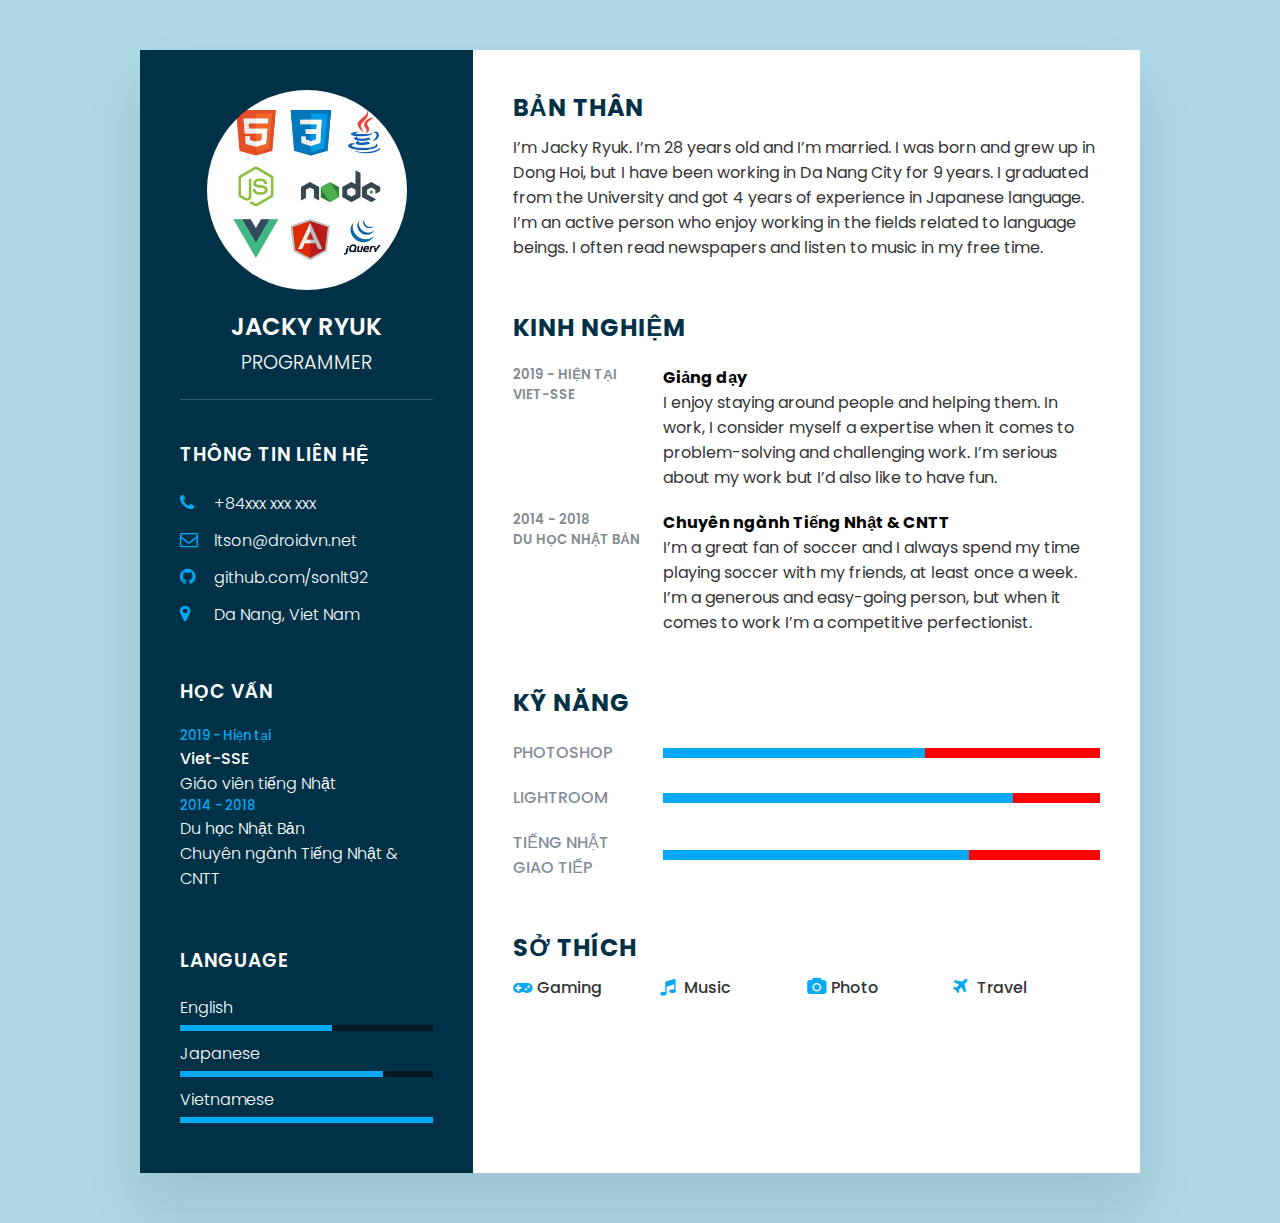
<file: index.html>
<!DOCTYPE html>
<html lang="en">
<head>
    <meta charset="UTF-8">
    <title>CV - Jacky Ryuk</title>
    <link rel="stylesheet" type="text/css" href="style.css">
    <link rel="stylesheet" href="https://cdnjs.cloudflare.com/ajax/libs/font-awesome/4.7.0/css/font-awesome.css" integrity="sha512-5A8nwdMOWrSz20fDsjczgUidUBR8liPYU+WymTZP1lmY9G6Oc7HlZv156XqnsgNUzTyMefFTcsFH/tnJE/+xBg==" crossorigin="anonymous" />
</head>
<body>
	<div class="container">
		<div class="left_Side">
			<div class="profileText">
				<div class="imgBx">
					<img src="img.jpg">
				</div>
				<h2>Jacky Ryuk<br><span>Programmer</span></h2>
			</div>

			<div class="contactInfo">
				<h3 class="title">Thông tin liên hệ</h3>
				<ul>
					<li>
						<span class="icon"><i class="fa fa-phone" aria-hidden="true"></i></span>
						<span class="text">+84xxx xxx xxx </span>
					</li>
					<li>
						<span class="icon"><i class="fa fa-envelope-o" aria-hidden="true"></i></span>
						<span class="text">ltson@droidvn.net</span>
					</li>
					<li>
						<span class="icon"><i class="fa fa-github" aria-hidden="true"></i></span>
						<span class="text">github.com/sonlt92</span>
					</li>
					<li>
						<span class="icon"><i class="fa fa-map-marker" aria-hidden="true"></i></span>
						<span class="text">Da Nang, Viet Nam</span>
					</li>
				</ul>				
			</div>

			<div class="contactInfo education">
				<h3 class="title">Học Vấn</h3>
				<ul>
					<li>
						<h5>2019 - Hiện tại</h5>
						<h4>Viet-SSE</h4>
						<h4>Giáo viên tiếng Nhật</h4>
						<h5>2014 - 2018</h5>
						<h4>Du học Nhật Bản</h4>
						<h4>Chuyên ngành Tiếng Nhật & CNTT</h4>
					</li>
				</ul>				
			</div>



			<div class="contactInfo language">
				<h3 class="title">Language</h3>
				<ul>
					<li>
						<span class="text">English</span>
						<span class="percent">
							<div style="width: 60%;"></div>
						</span>
					</li>
					<li>
						<span class="text">Japanese</span>
						<span class="percent">
							<div style="width: 80%;"></div>
						</span>
					</li>
					<li>
						<span class="text">Vietnamese</span>
						<span class="percent">
							<div style="width: 100%;"></div>
						</span>
					</li>
				</ul>	
			</div>
	</div>	
		
		<div class="right_Side">
			<div class="about">
				<h2 class="title2">Bản thân</h2>
				<p>I’m Jacky Ryuk. I’m 28 years old and I’m married. I was born and grew up in Dong Hoi, but I have been working in Da Nang City for 9 years. I graduated from the University and got 4 years of experience in Japanese language. I’m an active person who enjoy working in the fields related to language beings. I often read newspapers and listen to music in my free time.</p>
			</div>
			<div class="about">
				<h2 class="title2">Kinh nghiệm</h2>
				<div class="box">
					<div class="year_company">
						<h5>2019 - Hiện tại</h5>
						<h5>Viet-SSE</h5>
					</div>
					<div class="text">
						<h4>Giảng dạy</h4>
						<p>I enjoy staying around people and helping them. In work, I consider myself a expertise when it comes to problem-solving and challenging work. I’m serious about my work but I’d also like to have fun.</p>
					</div>
				</div>
				<div class="box">
					<div class="year_company">
						<h5>2014 - 2018</h5>
						<h5>Du học Nhật Bản</h5>
					</div>
					<div class="text">
						<h4>Chuyên ngành Tiếng Nhật & CNTT</h4>
						<p>I’m a great fan of soccer and I always spend my time playing soccer with my friends, at least once a week. I’m a generous and easy-going person,  but when it comes to work I’m a competitive perfectionist.</p>
					</div>
				</div>
			</div>
			<div class="about skills">
				<h2 class="title2">Kỹ Năng</h2>
				<div class="box">
					<h4>Photoshop</h4>
					<div class="percent">
						<div style="width: 60%"></div>
					</div>
				</div>
				<div class="box">
					<h4>Lightroom</h4>
					<div class="percent">
						<div style="width: 80%"></div>
					</div>
				</div>
				<div class="box">
					<h4>Tiếng Nhật <br>Giao Tiếp</h4>
					<div class="percent">
						<div style="width: 70%"></div>
					</div>
				</div>
			</div>
			<div class="about interest">
				<h2 class="title2">Sở thích</h2>
				<ul>
					<li><i class="fa fa-gamepad" aria-hidden="true"></i> Gaming</li>
					<li><i class="fa fa-music" aria-hidden="true"></i> Music</li>
					<li><i class="fa fa-camera" aria-hidden="true"></i> Photo</li>
					<li><i class="fa fa-plane" aria-hidden="true"></i> Travel</li>
				</ul>
			</div>
			
		</div>	
		

</body>
</html>
</file>
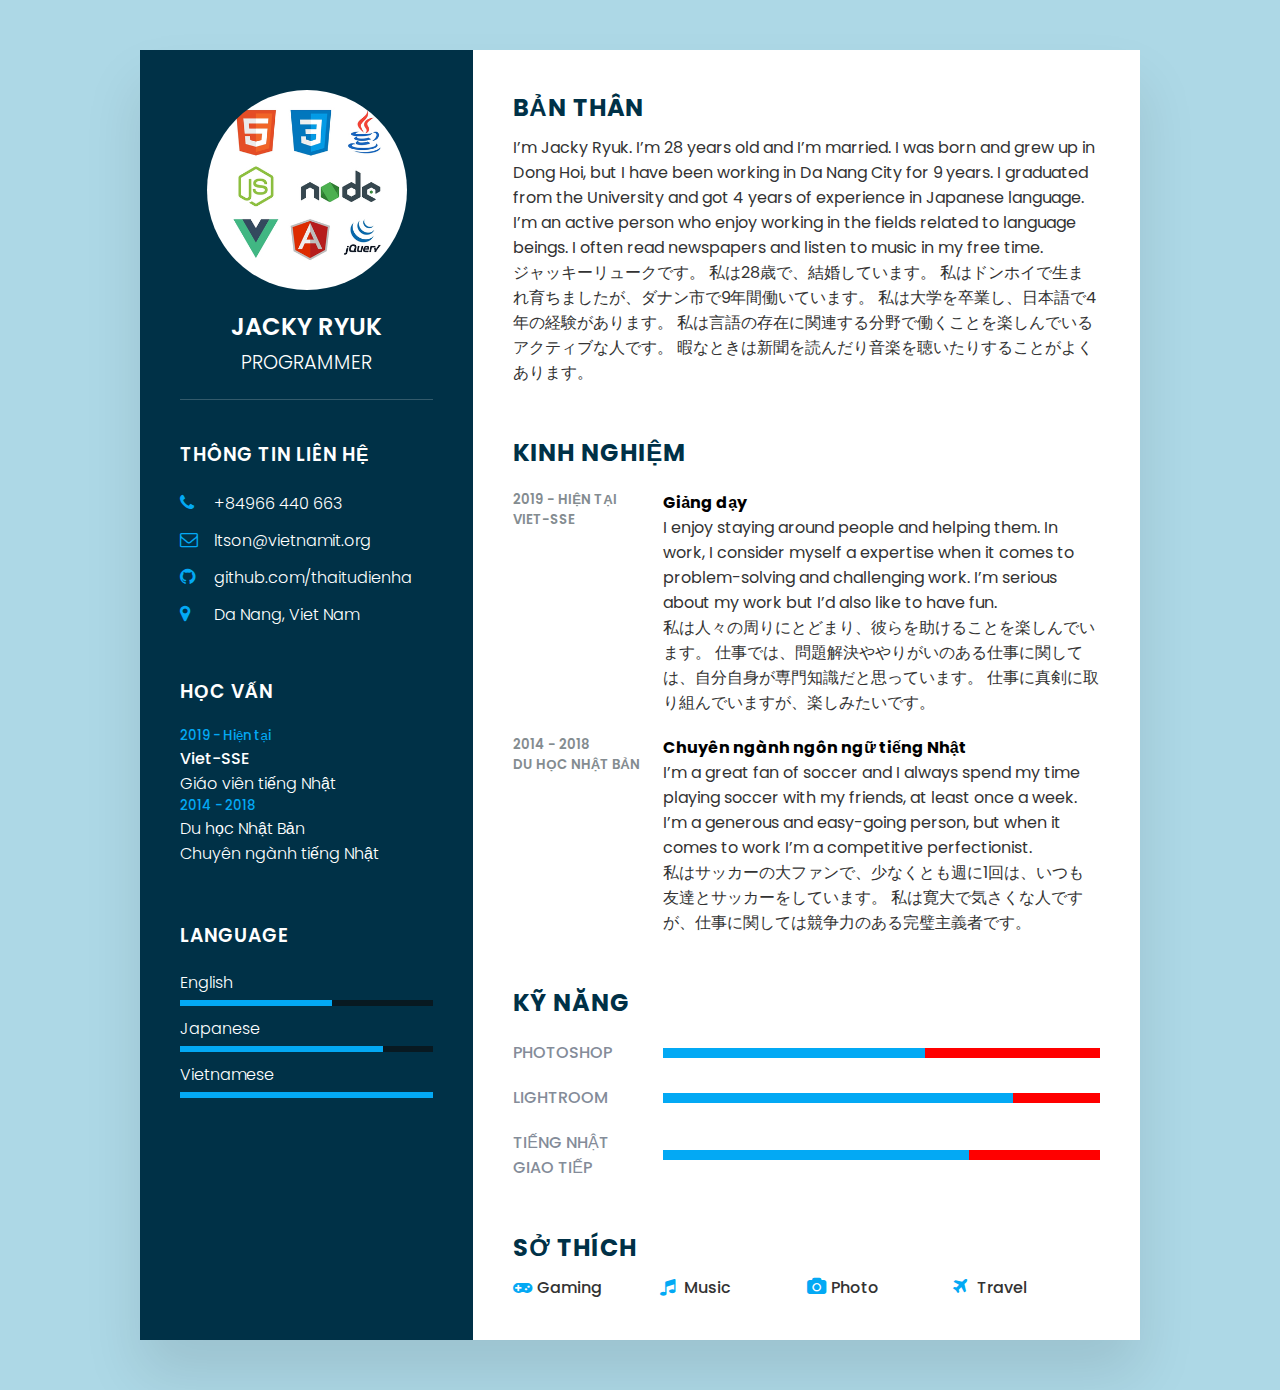
<file: CV.html>
<!DOCTYPE html>
<html lang="en">
<head>
    <meta charset="UTF-8">
    <title>CV - Jacky Ryuk</title>
    <link rel="stylesheet" type="text/css" href="style.css">
    <link rel="stylesheet" href="https://cdnjs.cloudflare.com/ajax/libs/font-awesome/4.7.0/css/font-awesome.css" integrity="sha512-5A8nwdMOWrSz20fDsjczgUidUBR8liPYU+WymTZP1lmY9G6Oc7HlZv156XqnsgNUzTyMefFTcsFH/tnJE/+xBg==" crossorigin="anonymous" />
</head>
<body>
	<div class="container">
		<div class="left_Side">
			<div class="profileText">
				<div class="imgBx">
					<img src="img.jpg">
				</div>
				<h2>Jacky Ryuk<br><span>Programmer</span></h2>
			</div>

			<div class="contactInfo">
				<h3 class="title">Thông tin liên hệ</h3>
				<ul>
					<li>
						<span class="icon"><i class="fa fa-phone" aria-hidden="true"></i></span>
						<span class="text">+84966 440 663 </span>
					</li>
					<li>
						<span class="icon"><i class="fa fa-envelope-o" aria-hidden="true"></i></span>
						<span class="text">ltson@vietnamit.org</span>
					</li>
					<li>
						<span class="icon"><i class="fa fa-github" aria-hidden="true"></i></span>
						<span class="text">github.com/thaitudienha</span>
					</li>
					<li>
						<span class="icon"><i class="fa fa-map-marker" aria-hidden="true"></i></span>
						<span class="text">Da Nang, Viet Nam</span>
					</li>
				</ul>				
			</div>

			<div class="contactInfo education">
				<h3 class="title">Học Vấn</h3>
				<ul>
					<li>
						<h5>2019 - Hiện tại</h5>
						<h4>Viet-SSE</h4>
						<h4>Giáo viên tiếng Nhật</h4>
						<h5>2014 - 2018</h5>
						<h4>Du học Nhật Bản</h4>
						<h4>Chuyên ngành tiếng Nhật</h4>
					</li>
				</ul>				
			</div>



			<div class="contactInfo language">
				<h3 class="title">Language</h3>
				<ul>
					<li>
						<span class="text">English</span>
						<span class="percent">
							<div style="width: 60%;"></div>
						</span>
					</li>
					<li>
						<span class="text">Japanese</span>
						<span class="percent">
							<div style="width: 80%;"></div>
						</span>
					</li>
					<li>
						<span class="text">Vietnamese</span>
						<span class="percent">
							<div style="width: 100%;"></div>
						</span>
					</li>
				</ul>	
			</div>
	</div>	
		
		<div class="right_Side">
			<div class="about">
				<h2 class="title2">Bản thân</h2>
				<p>I’m Jacky Ryuk. I’m 28 years old and I’m married. I was born and grew up in Dong Hoi, but I have been working in Da Nang City for 9 years. I graduated from the University and got 4 years of experience in Japanese language. I’m an active person who enjoy working in the fields related to language beings. I often read newspapers and listen to music in my free time.<br>ジャッキーリュークです。 私は28歳で、結婚しています。 私はドンホイで生まれ育ちましたが、ダナン市で9年間働いています。 私は大学を卒業し、日本語で4年の経験があります。 私は言語の存在に関連する分野で働くことを楽しんでいるアクティブな人です。 暇なときは新聞を読んだり音楽を聴いたりすることがよくあります。</p>
			</div>
			<div class="about">
				<h2 class="title2">Kinh nghiệm</h2>
				<div class="box">
					<div class="year_company">
						<h5>2019 - Hiện tại</h5>
						<h5>Viet-SSE</h5>
					</div>
					<div class="text">
						<h4>Giảng dạy</h4>
						<p>I enjoy staying around people and helping them. In work, I consider myself a expertise when it comes to problem-solving and challenging work. I’m serious about my work but I’d also like to have fun.<br>私は人々の周りにとどまり、彼らを助けることを楽しんでいます。 仕事では、問題解決ややりがいのある仕事に関しては、自分自身が専門知識だと思っています。 仕事に真剣に取り組んでいますが、楽しみたいです。</p>
					</div>
				</div>
				<div class="box">
					<div class="year_company">
						<h5>2014 - 2018</h5>
						<h5>Du học Nhật Bản</h5>
					</div>
					<div class="text">
						<h4>Chuyên ngành ngôn ngữ tiếng Nhật</h4>
						<p>I’m a great fan of soccer and I always spend my time playing soccer with my friends, at least once a week. I’m a generous and easy-going person,  but when it comes to work I’m a competitive perfectionist.<br>私はサッカーの大ファンで、少なくとも週に1回は、いつも友達とサッカーをしています。 私は寛大で気さくな人ですが、仕事に関しては競争力のある完璧主義者です。</p>
					</div>
				</div>
			</div>
			<div class="about skills">
				<h2 class="title2">Kỹ Năng</h2>
				<div class="box">
					<h4>Photoshop</h4>
					<div class="percent">
						<div style="width: 60%"></div>
					</div>
				</div>
				<div class="box">
					<h4>Lightroom</h4>
					<div class="percent">
						<div style="width: 80%"></div>
					</div>
				</div>
				<div class="box">
					<h4>Tiếng Nhật <br>Giao Tiếp</h4>
					<div class="percent">
						<div style="width: 70%"></div>
					</div>
				</div>
			</div>
			<div class="about interest">
				<h2 class="title2">Sở thích</h2>
				<ul>
					<li><i class="fa fa-gamepad" aria-hidden="true"></i> Gaming</li>
					<li><i class="fa fa-music" aria-hidden="true"></i> Music</li>
					<li><i class="fa fa-camera" aria-hidden="true"></i> Photo</li>
					<li><i class="fa fa-plane" aria-hidden="true"></i> Travel</li>
				</ul>
			</div>
		</div>

</body>
</html>
</file>
<file: style.css>
@import url('https://fonts.googleapis.com/css?family=Poppins:200,300,400,500,600,700,800,900&display=swap');
*
{
	margin: 0;
	padding: 0;
	box-sizing: border-box;
	font-family: 'Poppins', sans-serif;
}
body
{
	background: lightblue;
	display: flex;
	justify-content: center;
	align-items: center;
	min-height: 100vh;
}
.container
{
	position: relative;
	width: 100%;
	max-width: 1000px;
	min-height: 100px;
	background: #fff;
	margin: 50px;
	display: grid;
	grid-template-columns: 1fr 2fr;
	box-shadow: 0 35px 55px rgba(0,0,0,0.1);
}
.container .left_Side
{
	position: relative;
	background: #003147;
	padding: 40px;
}
.profileText
{
	position: relative;
	display: flex;
	flex-direction: column;
	align-items: center;
	padding-bottom: 20px;
	border-bottom: 1px solid rgba(255,255,255,0.2);
}
.profileText .imgBx
{
	position: relative;
	width: 200px;
	height: 200px;
	border-radius: 50%;
	overflow: hidden;
}
.profileText .imgBx img
{
	position: absolute;
	top: 0;
	left: 0;
	width: 100%;
	height: 100%;
	object-fit: cover;
}
.profileText h2
{
	color: #fff;
	font-size: 1,5em;
	margin-top: 20px;
	text-transform: uppercase;
	text-align: center;
	font-weight: 600;
	line-height: 1.4em;
}
.profileText h2 span
{
	font-size: 0.8em;
	font-weight: 300;
}
.contactInfo
{
	padding-top: 40px;
}
.title
{
	color: #fff;
	text-transform: uppercase;
	font-weight: 600;
	letter-spacing: 1px;
	margin-bottom: 20px;
}
.contactInfo ul
{
	position: relative;
}
.contactInfo ul li
{
	position: relative;
	list-style: none;
	margin: 10px 0;
	cursor: pointer;
}
.contactInfo ul li .icon
{
	display: inline-block;
	width: 30px;
	font-size: 18px;
	color: #03a9f4;
}
.contactInfo ul li span
{
	color: #fff;
	font-weight: 300;
}
.contactInfo.education li
{
	margin-bottom: 15px;
}
.contactInfo.education h5
{
	color: #03a9f4;
	font-weight: 500;
}
.contactInfo.education h4:nth-child(2)
{
	color: #fff;
	font-weight: 500;
}
.contactInfo.education h4
{
	color: #fff;
	font-weight: 300;
}
.contactInfo.language .percent
{
	position: relative;
	width: 100%;
	height: 6px;
	background: #081921;
	display: block;
	margin-top: 5px;
}
.contactInfo.language .percent div
{
	position: absolute;
	left: 0;
	right: 0;
	height: 100%;
	background: #03a9f4;
}



.container .right_Side
{
	position: relative;
	background: #fff;
	padding: 40px;
}
.about
{
	margin-bottom: 50px;
}
.about:last-child
{
	margin-bottom: 0;
}
.title2
{
	color: #003147;
	text-transform: uppercase;
	letter-spacing: 1px;
	margin-bottom: 10px;
}
p
{
	color: #333;
}
.about .box
{
	display: flex;
	flex-direction: row;
	margin: 20px 0;
}
.about .box .year_company
{
	min-width: 150px;
}
.about .box .year_company h5
{
	text-transform: uppercase;
	color: #848c90;
	font-weight: 600;
}
.about .box .year_company h4
{
	text-transform: uppercase;
	color: #2a7da2;
	font-size: 16px;
}
.skills .box
{
	position: relative;
	width: 100%;
	display: grid;
	grid-template-columns: 150px 1fr;
	justify-content: center;
	align-items: center;
}
.skills .box h4
{
	text-transform: uppercase;
	color: #848c99;
	font-weight: 500;
}
.skills .box .percent
{
	position: relative;
	width: 100%;
	height: 10px;
	background: #f00;
}
.skills .box .percent div
{
	position: absolute;
	top: 0;
	left: 0;
	height: 100%;
	background: #03a9f4;
}
.interest ul
{
	display: grid;
	grid-template-columns: repeat(4,1fr);
}
.interest ul li
{
	list-style: none;
	color: #333;
	font-weight: 500;
}
.interest ul li .fa
{
	color: #03a9f4;
	font-size: 18px;
	width: 20px;
}

@media (max-width: 1000px) {
	.container
	{
		margin: 10px;
		grid-template-columns: repeat(1,1fr);
	}
	.interest ul
	{
		grid-template-columns: repeat(2,1fr);
	}
}
@media (max-width: 600px) {
	.about .box
	{
		flex-direction: column;
	}
	.about .box .year_company
	{
		margin-bottom: 5px;
	}
	.interest ul
	{
		grid-template-columns: repeat(1,1fr);
	}
	.skills .box
	{
		grid-template-columns: repeat(1,1fr);
	}

}
</file>
